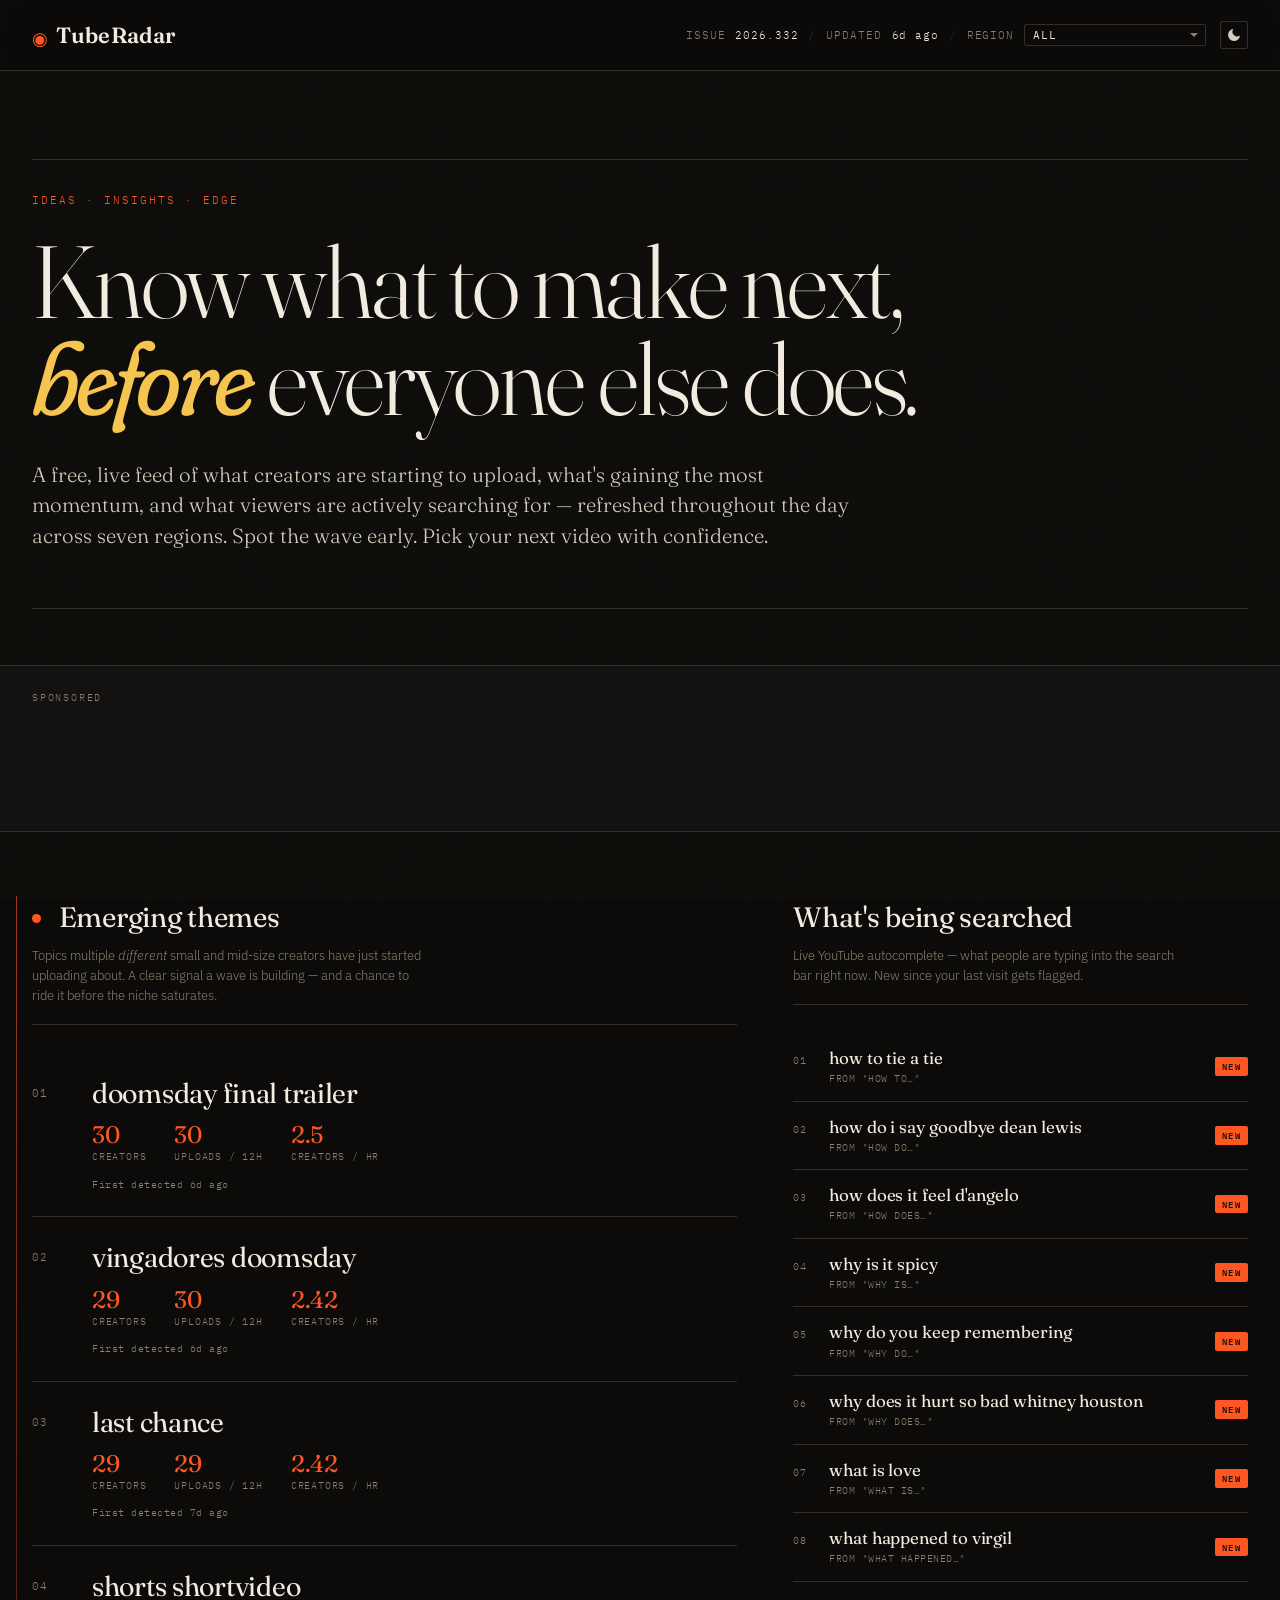
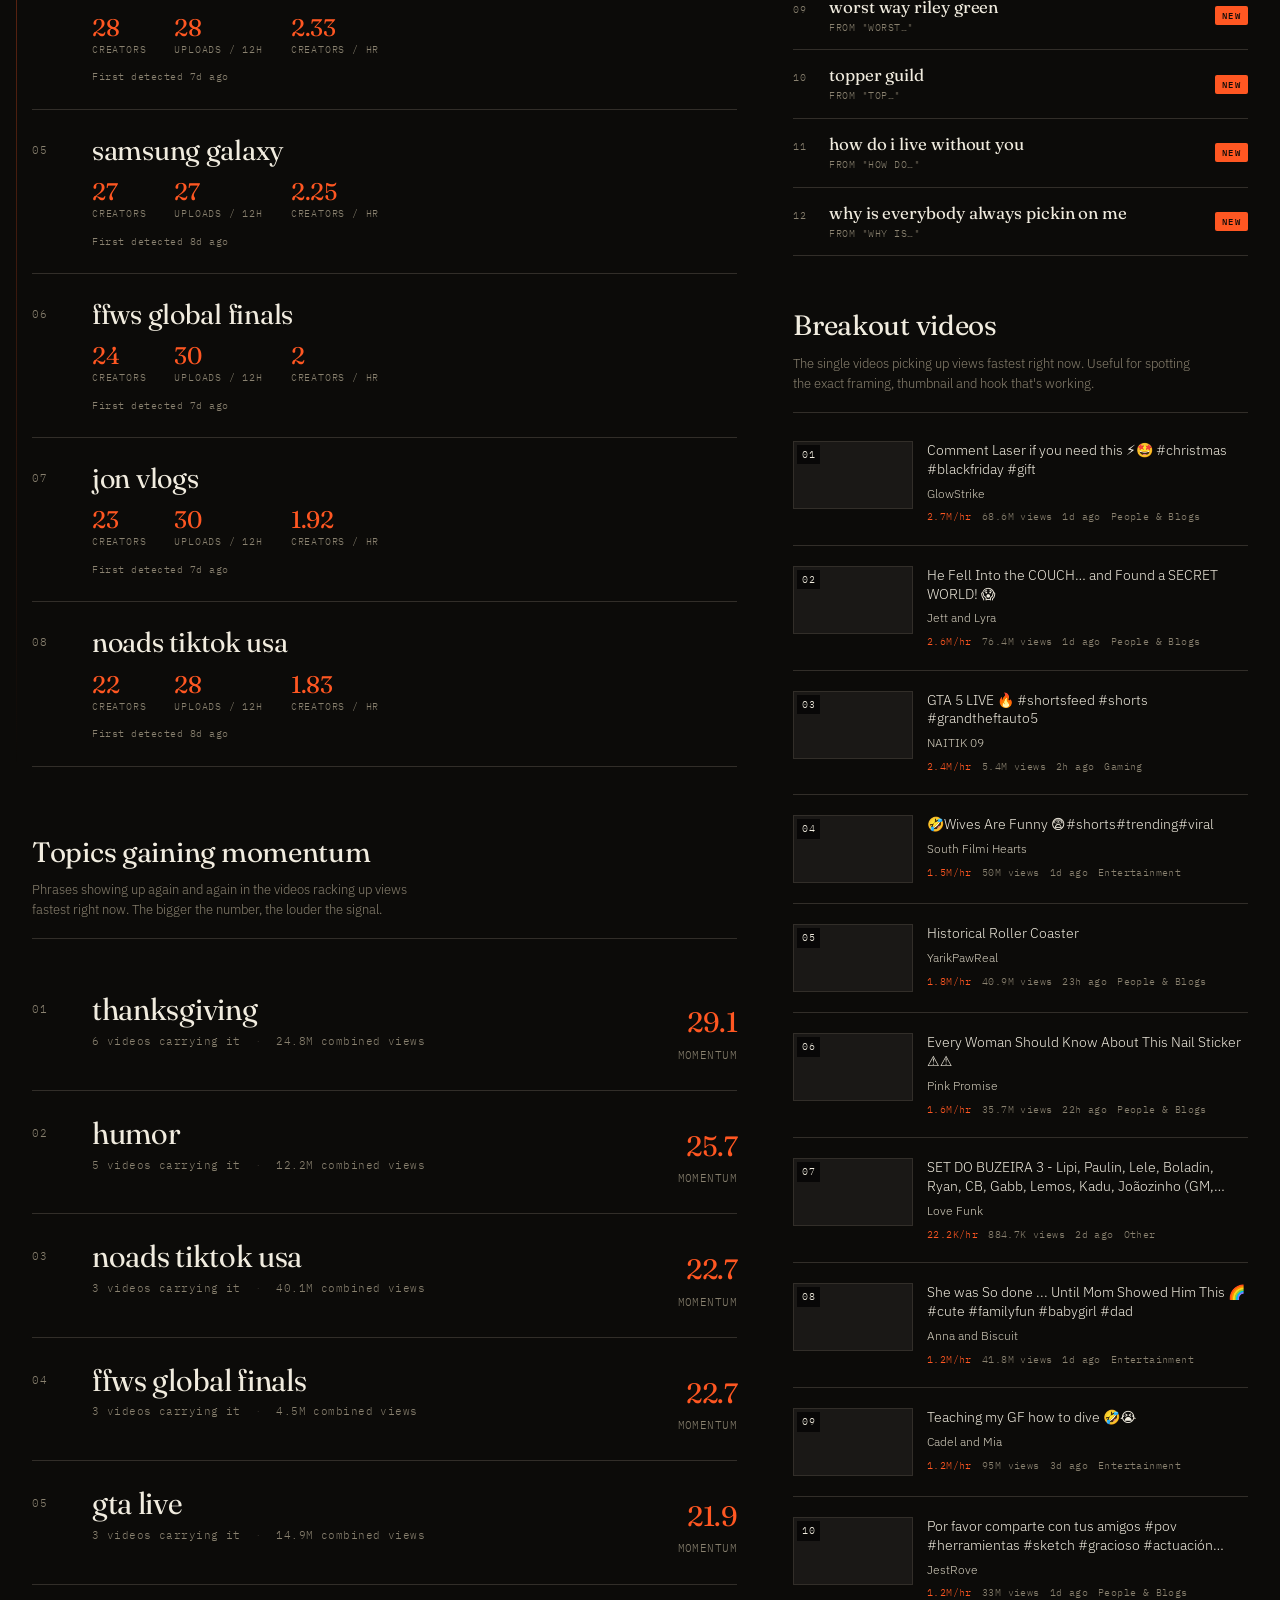
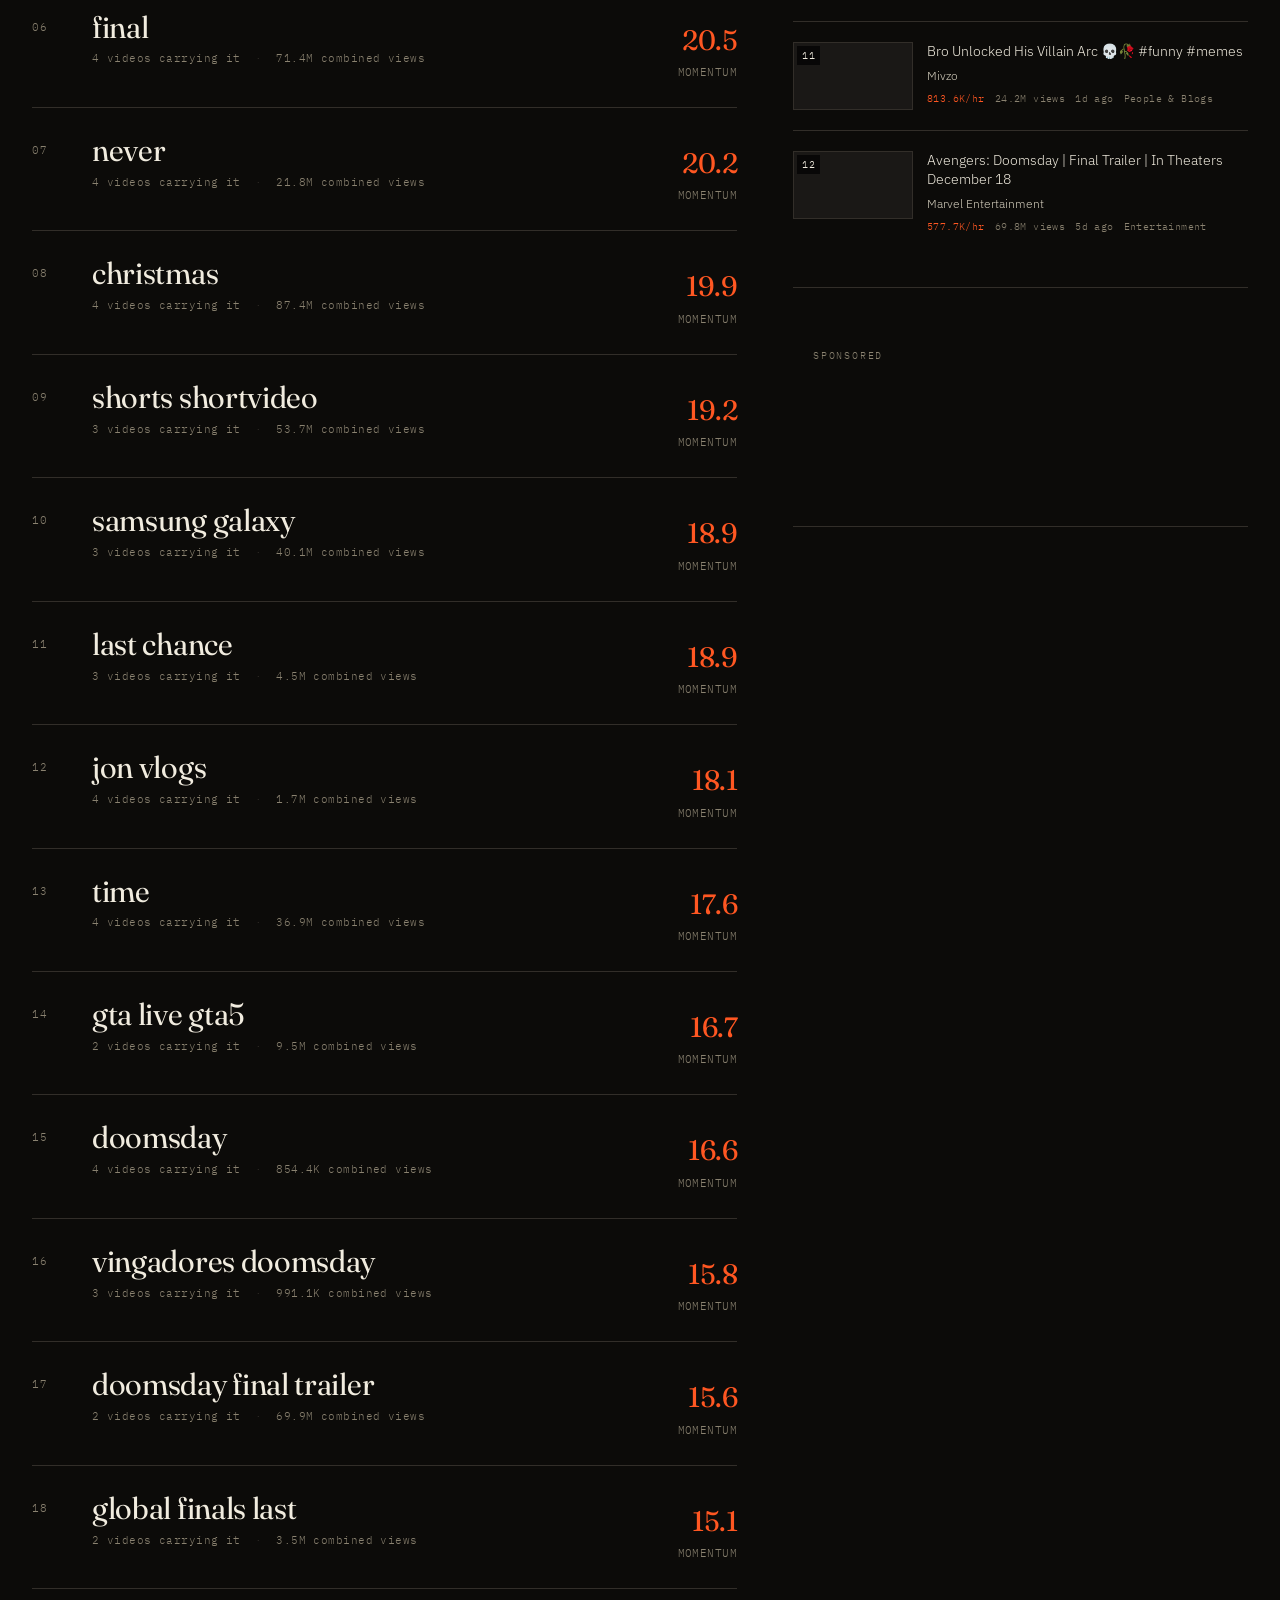
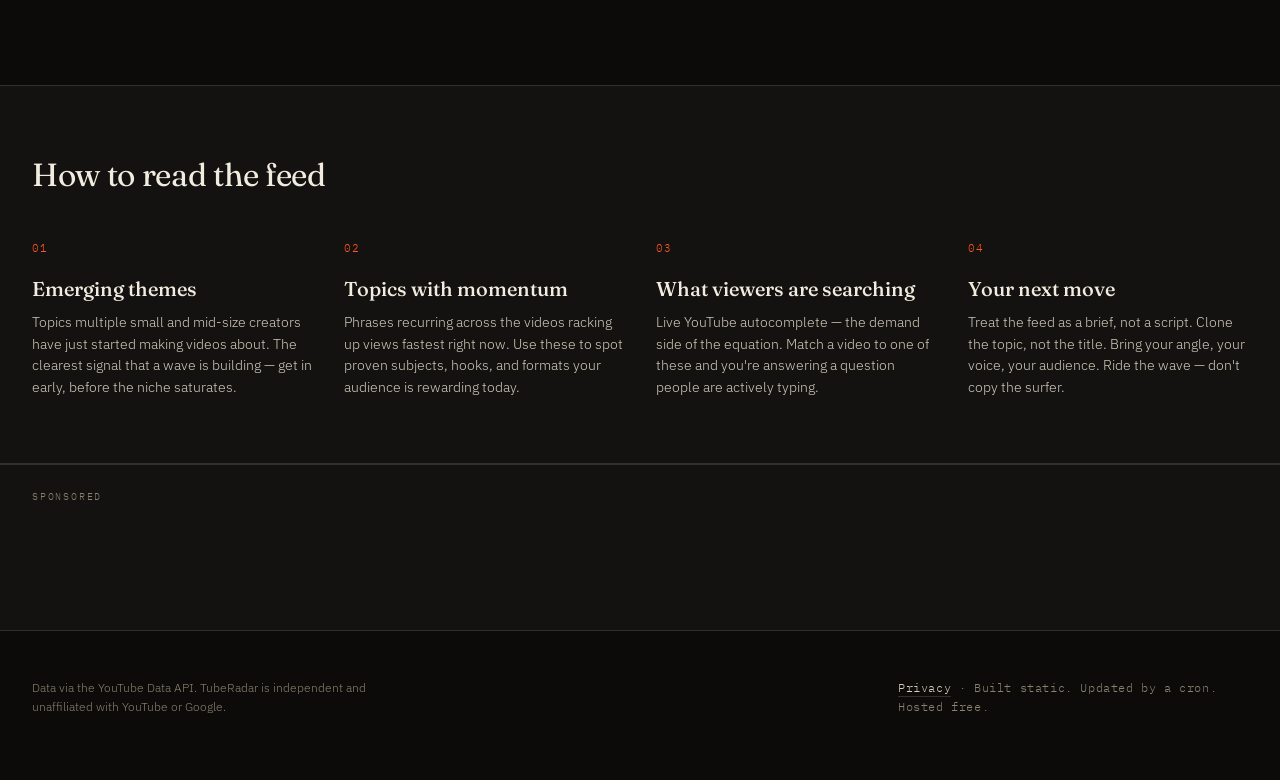
<file: index.html>
<!DOCTYPE html>
<html lang="en">
<head>
  <meta charset="UTF-8" />
  <meta name="viewport" content="width=device-width, initial-scale=1.0" />
  <title>TubeRadar — Free YouTube trend tracker for content creators</title>
  <meta name="description" content="A free, live feed showing what creators are starting to upload, what's gaining momentum, and what viewers are searching for — across seven regions. Spot the wave before it breaks. No signup." />
  <meta name="keywords" content="youtube trends, youtube trend tracker, emerging youtube topics, youtube content ideas, free youtube tools, content creator trends, youtube search trends, video ideas" />
  <meta name="author" content="TubeRadar" />

  <!-- Canonical URL -->
  <link rel="canonical" href="https://tuberadar.info/" />

  <!-- Open Graph (for sharing on Facebook, LinkedIn, etc.) -->
  <meta property="og:type" content="website" />
  <meta property="og:title" content="TubeRadar — Know what to make next, before everyone else does" />
  <meta property="og:description" content="A free, live feed of YouTube ideas, momentum, and search demand — refreshed throughout the day. No signup, no upsell." />
  <meta property="og:url" content="https://tuberadar.info/" />
  <meta property="og:site_name" content="TubeRadar" />

  <!-- Twitter card -->
  <meta name="twitter:card" content="summary_large_image" />
  <meta name="twitter:title" content="TubeRadar — Know what to make next, before everyone else does" />
  <meta name="twitter:description" content="Free, live YouTube trend feed. Ideas, insights, edge — refreshed throughout the day." />

  <link rel="preconnect" href="https://fonts.googleapis.com" />
  <link rel="preconnect" href="https://fonts.gstatic.com" crossorigin />
  <link href="https://fonts.googleapis.com/css2?family=Fraunces:ital,opsz,wght@0,9..144,300..900;1,9..144,300..900&family=IBM+Plex+Mono:wght@300;400;500&family=IBM+Plex+Sans:wght@300;400;500;600&display=swap" rel="stylesheet" />

  <link rel="stylesheet" href="styles.css" />
  <link rel="icon" href="data:image/svg+xml,%3Csvg xmlns='http://www.w3.org/2000/svg' viewBox='0 0 100 100'%3E%3Ctext y='.9em' font-size='90'%3E◉%3C/text%3E%3C/svg%3E" />

  <!-- Apply theme before paint to avoid a flash of the wrong colors. -->
  <script>
    (function () {
      try {
        var saved = localStorage.getItem('tuberadar:theme');
        var prefersDark = window.matchMedia && window.matchMedia('(prefers-color-scheme: dark)').matches;
        var theme = saved || (prefersDark ? 'dark' : 'dark'); // dark default for both
        document.documentElement.setAttribute('data-theme', theme);
      } catch (_) {
        document.documentElement.setAttribute('data-theme', 'dark');
      }
    })();
  </script>

  <!-- Google AdSense
       1. Replace ca-pub-XXXXXXXXXXXXXXXX below with your AdSense Publisher ID once approved.
       2. The <ins> tags further down are individual ad slots – each needs its own slot ID.
       Until you do this, the script does nothing visible. -->
  <script async src="https://pagead2.googlesyndication.com/pagead/js/adsbygoogle.js?client=ca-pub-XXXXXXXXXXXXXXXX"
          crossorigin="anonymous"></script>

  <!-- Structured data: tells Google this is a free web app -->
  <script type="application/ld+json">
  {
    "@context": "https://schema.org",
    "@type": "WebApplication",
    "name": "TubeRadar",
    "url": "https://tuberadar.info/",
    "description": "Free YouTube trend tracker for content creators. Surfaces what creators are starting to make, what's gaining momentum, and what viewers are searching for — refreshed throughout the day, across seven regions.",
    "applicationCategory": "BusinessApplication",
    "operatingSystem": "Any",
    "offers": {
      "@type": "Offer",
      "price": "0",
      "priceCurrency": "USD"
    },
    "audience": {
      "@type": "Audience",
      "audienceType": "Content creators, YouTubers, small creators"
    }
  }
  </script>

</head>
<body>

  <div class="grain" aria-hidden="true"></div>

  <header class="masthead">
    <div class="masthead__inner">
      <a href="/" class="logo">
        <span class="logo__mark">◉</span>
        <span class="logo__word">TubeRadar</span>
      </a>
      <nav class="masthead__nav">
        <span class="meta-label">ISSUE</span>
        <span class="meta-value" id="issue-number">—</span>
        <span class="meta-divider">/</span>
        <span class="meta-label">UPDATED</span>
        <span class="meta-value" id="updated-at">—</span>
        <span class="meta-divider">/</span>
        <label class="meta-label" for="region-select">REGION</label>
        <select id="region-select" class="region-select" aria-label="Select region">
          <option value="all">ALL</option>
        </select>
        <button id="theme-toggle" class="theme-toggle" type="button" aria-label="Toggle light/dark theme">
          <svg class="theme-toggle__icon theme-toggle__icon--moon" viewBox="0 0 24 24" width="16" height="16" aria-hidden="true">
            <path fill="currentColor" d="M21 12.79A9 9 0 1 1 11.21 3 7 7 0 0 0 21 12.79Z"/>
          </svg>
          <svg class="theme-toggle__icon theme-toggle__icon--sun" viewBox="0 0 24 24" width="16" height="16" aria-hidden="true">
            <circle cx="12" cy="12" r="4" fill="currentColor"/>
            <path stroke="currentColor" stroke-width="2" stroke-linecap="round" d="M12 3v2M12 19v2M3 12h2M19 12h2M5.6 5.6l1.4 1.4M17 17l1.4 1.4M5.6 18.4l1.4-1.4M17 7l1.4-1.4"/>
          </svg>
        </button>
      </nav>
    </div>
  </header>

  <section class="hero">
    <div class="hero__rule"></div>
    <p class="hero__eyebrow">Ideas · Insights · Edge</p>
    <h1 class="hero__title">
      Know what to make next,<br />
      <em>before</em> everyone else does.
    </h1>
    <p class="hero__lede">
      A free, live feed of what creators are starting to upload, what's gaining the most momentum, and what viewers are actively searching for — refreshed throughout the day across seven regions. Spot the wave early. Pick your next video with confidence.
    </p>
    <div class="hero__rule"></div>
  </section>

  <!-- AdSense slot #1 – horizontal banner below the hero.
       Replace data-ad-client and data-ad-slot with your real values. -->
  <aside class="ad-slot ad-slot--banner" aria-label="Advertisement">
    <span class="ad-slot__label">Sponsored</span>
    <ins class="adsbygoogle"
         style="display:block"
         data-ad-client="ca-pub-XXXXXXXXXXXXXXXX"
         data-ad-slot="0000000001"
         data-ad-format="auto"
         data-full-width-responsive="true"></ins>
    <script>(adsbygoogle = window.adsbygoogle || []).push({});</script>
  </aside>

  <main class="layout">

    <section class="column column--topics">

      <section class="themes-section" aria-labelledby="themes-title">
        <header class="column__head">
          <h2 class="column__title" id="themes-title">
            <span class="themes-pulse" aria-hidden="true"></span>
            Emerging themes
          </h2>
          <p class="column__sub">Topics multiple <em>different</em> small and mid-size creators have just started uploading about. A clear signal a wave is building — and a chance to ride it before the niche saturates.</p>
        </header>
        <ol class="themes" id="themes-list" aria-busy="true">
          <li class="placeholder">Loading…</li>
        </ol>
      </section>

      <section class="topics-section" aria-labelledby="topics-title">
        <header class="column__head">
          <h2 class="column__title" id="topics-title">Topics gaining momentum</h2>
          <p class="column__sub">Phrases showing up again and again in the videos racking up views fastest right now. The bigger the number, the louder the signal.</p>
        </header>
        <ol class="topics" id="topics-list" aria-busy="true">
          <li class="placeholder">Loading…</li>
        </ol>
      </section>

    </section>

    <aside class="column column--videos">

      <section class="searches-section" aria-labelledby="searches-title">
        <header class="column__head">
          <h2 class="column__title" id="searches-title">What's being searched</h2>
          <p class="column__sub">Live YouTube autocomplete — what people are typing into the search bar right now. New since your last visit gets flagged.</p>
        </header>
        <ol class="searches" id="searches-list" aria-busy="true">
          <li class="placeholder">Loading…</li>
        </ol>
      </section>

      <section class="videos-section" aria-labelledby="videos-title">
        <header class="column__head">
          <h2 class="column__title" id="videos-title">Breakout videos</h2>
          <p class="column__sub">The single videos picking up views fastest right now. Useful for spotting the exact framing, thumbnail and hook that's working.</p>
        </header>
        <ul class="videos" id="videos-list" aria-busy="true">
          <li class="placeholder">Loading…</li>
        </ul>

        <!-- AdSense slot #2 – inside the sidebar after the videos list. -->
        <div class="ad-slot ad-slot--inline" aria-label="Advertisement">
          <span class="ad-slot__label">Sponsored</span>
          <ins class="adsbygoogle"
               style="display:block"
               data-ad-client="ca-pub-XXXXXXXXXXXXXXXX"
               data-ad-slot="0000000002"
               data-ad-format="auto"
               data-full-width-responsive="true"></ins>
          <script>(adsbygoogle = window.adsbygoogle || []).push({});</script>
        </div>
      </section>

    </aside>

  </main>

  <section class="how">
    <div class="how__inner">
      <h3 class="how__title">How to read the feed</h3>
      <div class="how__grid how__grid--four">
        <div class="how__item">
          <span class="how__num">01</span>
          <h4>Emerging themes</h4>
          <p>Topics multiple small and mid-size creators have just started making videos about. The clearest signal that a wave is building — get in early, before the niche saturates.</p>
        </div>
        <div class="how__item">
          <span class="how__num">02</span>
          <h4>Topics with momentum</h4>
          <p>Phrases recurring across the videos racking up views fastest right now. Use these to spot proven subjects, hooks, and formats your audience is rewarding today.</p>
        </div>
        <div class="how__item">
          <span class="how__num">03</span>
          <h4>What viewers are searching</h4>
          <p>Live YouTube autocomplete — the demand side of the equation. Match a video to one of these and you're answering a question people are actively typing.</p>
        </div>
        <div class="how__item">
          <span class="how__num">04</span>
          <h4>Your next move</h4>
          <p>Treat the feed as a brief, not a script. Clone the topic, not the title. Bring your angle, your voice, your audience. Ride the wave — don't copy the surfer.</p>
        </div>
      </div>
    </div>
  </section>

  <!-- AdSense slot #3 – before the footer. -->
  <aside class="ad-slot ad-slot--banner" aria-label="Advertisement">
    <span class="ad-slot__label">Sponsored</span>
    <ins class="adsbygoogle"
         style="display:block"
         data-ad-client="ca-pub-XXXXXXXXXXXXXXXX"
         data-ad-slot="0000000003"
         data-ad-format="auto"
         data-full-width-responsive="true"></ins>
    <script>(adsbygoogle = window.adsbygoogle || []).push({});</script>
  </aside>

  <footer class="footer">
    <div class="footer__inner">
      <p class="footer__line">
        Data via the YouTube Data API. TubeRadar is independent and unaffiliated with YouTube or Google.
      </p>
      <p class="footer__line footer__line--mono">
        <a href="privacy.html">Privacy</a> · Built static. Updated by a cron. Hosted free.
      </p>
    </div>
  </footer>

  <script src="app.js"></script>

  <!-- Cloudflare Web Analytics -->
  <script defer src='https://static.cloudflareinsights.com/beacon.min.js'
    data-cf-beacon='{"token": "61b4fcbe970748e29bf5ce6c901036d2"}'></script>
  <!-- End Cloudflare Web Analytics -->
</body>
</html>
</file>
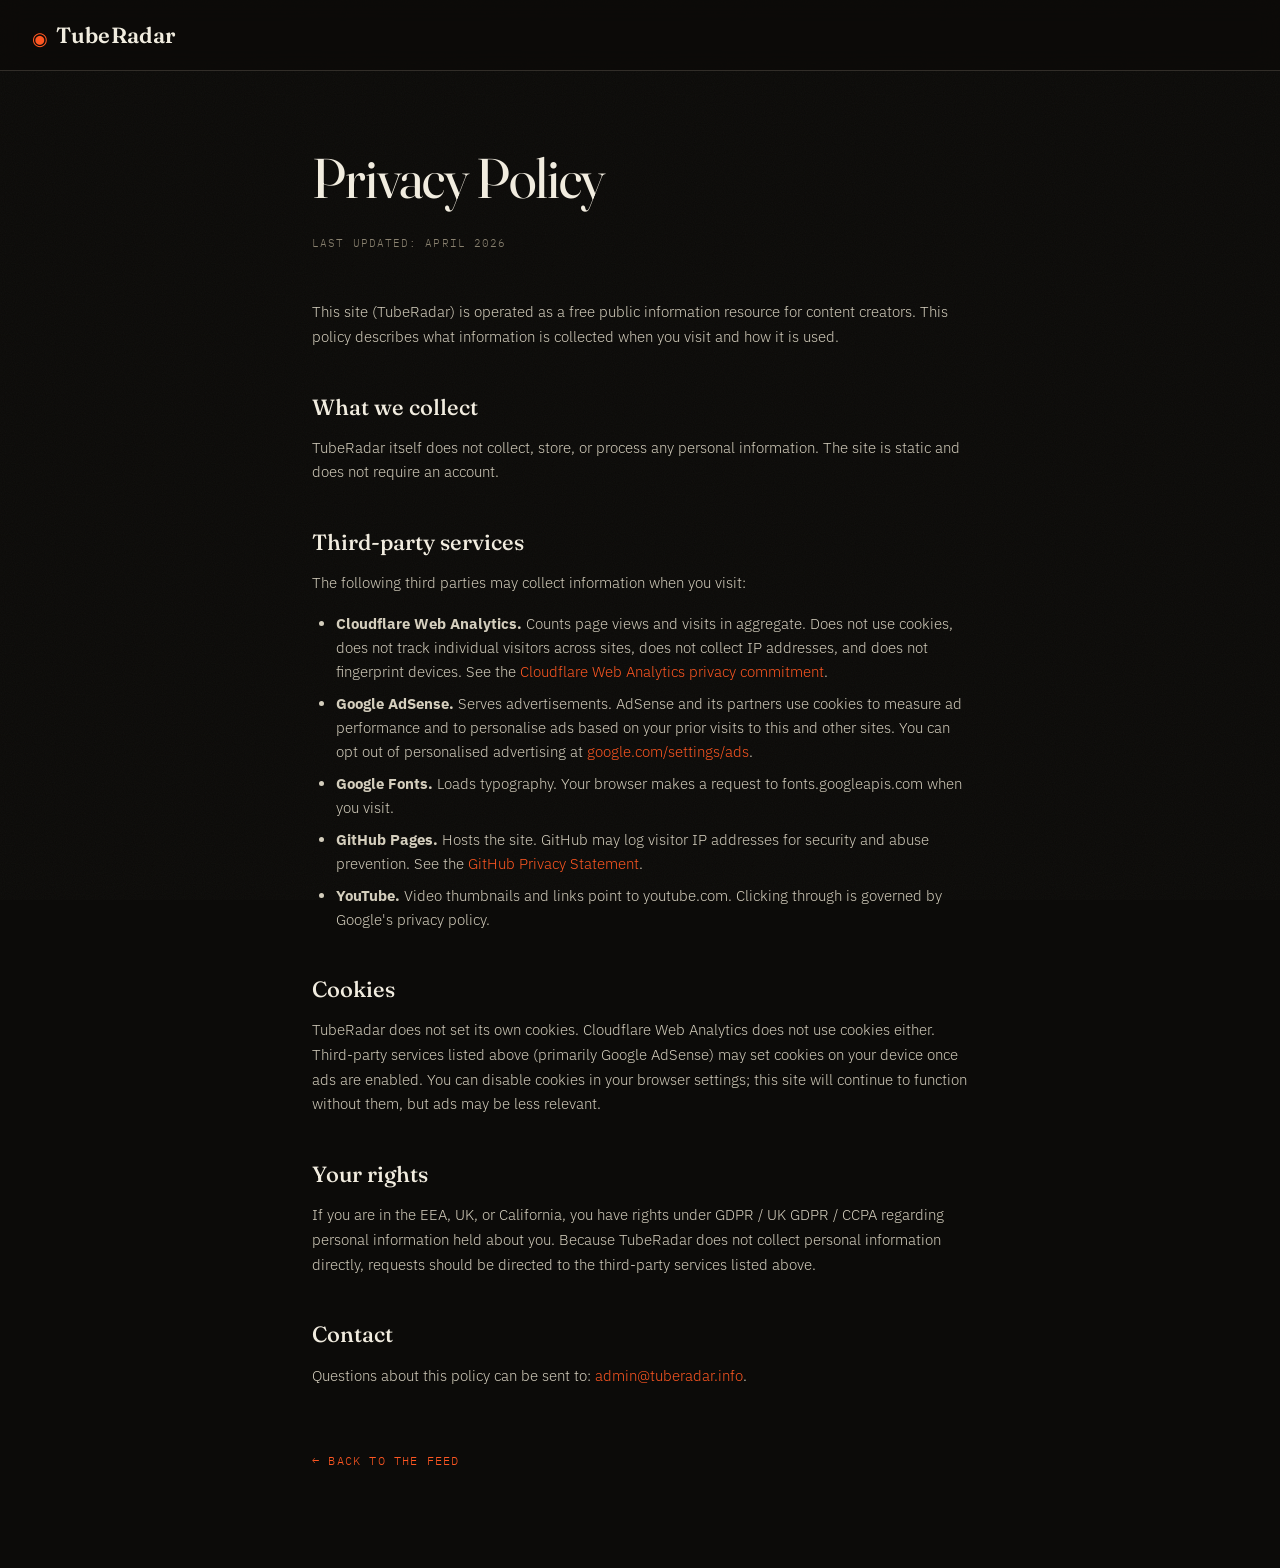
<file: privacy.html>
<!DOCTYPE html>
<html lang="en">
<head>
  <meta charset="UTF-8" />
  <meta name="viewport" content="width=device-width, initial-scale=1.0" />
  <title>Privacy Policy — TubeRadar</title>
  <meta name="description" content="Privacy policy for TubeRadar." />

  <link rel="preconnect" href="https://fonts.googleapis.com" />
  <link rel="preconnect" href="https://fonts.gstatic.com" crossorigin />
  <link href="https://fonts.googleapis.com/css2?family=Fraunces:ital,opsz,wght@0,9..144,300..900;1,9..144,300..900&family=IBM+Plex+Mono:wght@300;400;500&family=IBM+Plex+Sans:wght@300;400;500;600&display=swap" rel="stylesheet" />
  <link rel="stylesheet" href="styles.css" />
  <link rel="icon" href="data:image/svg+xml,%3Csvg xmlns='http://www.w3.org/2000/svg' viewBox='0 0 100 100'%3E%3Ctext y='.9em' font-size='90'%3E◉%3C/text%3E%3C/svg%3E" />

  <script>
    (function () {
      try {
        var saved = localStorage.getItem('tuberadar:theme');
        document.documentElement.setAttribute('data-theme', saved || 'dark');
      } catch (_) {
        document.documentElement.setAttribute('data-theme', 'dark');
      }
    })();
  </script>

  <style>
    .legal {
      max-width: 720px;
      margin: 0 auto;
      padding: 64px 32px 96px;
      position: relative; z-index: 2;
    }
    .legal h1 {
      font-family: var(--f-display);
      font-weight: 400;
      font-size: clamp(36px, 5vw, 56px);
      letter-spacing: -0.02em;
      margin-bottom: 12px;
      font-variation-settings: "opsz" 96;
    }
    .legal .updated {
      font-family: var(--f-mono);
      font-size: 11px;
      letter-spacing: 0.1em;
      color: var(--fg-mute);
      text-transform: uppercase;
      margin-bottom: 48px;
    }
    .legal h2 {
      font-family: var(--f-display);
      font-weight: 500;
      font-size: 22px;
      margin: 40px 0 12px;
    }
    .legal p {
      color: var(--fg-soft);
      margin-bottom: 16px;
      font-size: 15px;
      line-height: 1.65;
    }
    .legal a { color: var(--accent); }
    .legal ul { color: var(--fg-soft); margin: 0 0 16px 24px; }
    .legal li { margin-bottom: 8px; font-size: 15px; line-height: 1.6; }
    .back {
      display: inline-block;
      margin-top: 48px;
      font-family: var(--f-mono);
      font-size: 12px;
      letter-spacing: 0.1em;
      text-transform: uppercase;
      color: var(--accent);
    }
  </style>
</head>
<body>

  <div class="grain" aria-hidden="true"></div>

  <header class="masthead">
    <div class="masthead__inner">
      <a href="/" class="logo">
        <span class="logo__mark">◉</span>
        <span class="logo__word">TubeRadar</span>
      </a>
    </div>
  </header>

  <main class="legal">
    <h1>Privacy Policy</h1>
    <p class="updated">Last updated: April 2026</p>

    <p>This site (TubeRadar) is operated as a free public information resource for content creators. This policy describes what information is collected when you visit and how it is used.</p>

    <h2>What we collect</h2>
    <p>TubeRadar itself does not collect, store, or process any personal information. The site is static and does not require an account.</p>

    <h2>Third-party services</h2>
    <p>The following third parties may collect information when you visit:</p>
    <ul>
      <li><strong>Cloudflare Web Analytics.</strong> Counts page views and visits in aggregate. Does not use cookies, does not track individual visitors across sites, does not collect IP addresses, and does not fingerprint devices. See the <a href="https://www.cloudflare.com/web-analytics-privacy/" target="_blank" rel="noopener">Cloudflare Web Analytics privacy commitment</a>.</li>
      <li><strong>Google AdSense.</strong> Serves advertisements. AdSense and its partners use cookies to measure ad performance and to personalise ads based on your prior visits to this and other sites. You can opt out of personalised advertising at <a href="https://www.google.com/settings/ads" target="_blank" rel="noopener">google.com/settings/ads</a>.</li>
      <li><strong>Google Fonts.</strong> Loads typography. Your browser makes a request to fonts.googleapis.com when you visit.</li>
      <li><strong>GitHub Pages.</strong> Hosts the site. GitHub may log visitor IP addresses for security and abuse prevention. See the <a href="https://docs.github.com/en/site-policy/privacy-policies/github-general-privacy-statement" target="_blank" rel="noopener">GitHub Privacy Statement</a>.</li>
      <li><strong>YouTube.</strong> Video thumbnails and links point to youtube.com. Clicking through is governed by Google's privacy policy.</li>
    </ul>

    <h2>Cookies</h2>
    <p>TubeRadar does not set its own cookies. Cloudflare Web Analytics does not use cookies either. Third-party services listed above (primarily Google AdSense) may set cookies on your device once ads are enabled. You can disable cookies in your browser settings; this site will continue to function without them, but ads may be less relevant.</p>

    <h2>Your rights</h2>
    <p>If you are in the EEA, UK, or California, you have rights under GDPR / UK GDPR / CCPA regarding personal information held about you. Because TubeRadar does not collect personal information directly, requests should be directed to the third-party services listed above.</p>

    <h2>Contact</h2>
    <p>Questions about this policy can be sent to: <a href="mailto:admin@tuberadar.info">admin@tuberadar.info</a>.</p>

    <a href="/" class="back">← Back to the feed</a>
  </main>

  <!-- Cloudflare Web Analytics -->
  <script defer src='https://static.cloudflareinsights.com/beacon.min.js'
    data-cf-beacon='{"token": "61b4fcbe970748e29bf5ce6c901036d2"}'></script>
  <!-- End Cloudflare Web Analytics -->

</body>
</html>
</file>
<file: styles.css>
/* ---------------------------------------------------------------
   TubeRadar — editorial theme system (dark + light)
   --------------------------------------------------------------- */

:root,
[data-theme="dark"] {
  --bg:        #0c0b09;
  --bg-raised: #131210;
  --bg-inset:  #1a1816;
  --fg:        #f1ecdf;
  --fg-soft:   #d4cebd;
  --fg-mute:   #8a8270;
  --rule:      #322e29;
  --accent:    #ff5722;
  --accent-2:  #f5c451;
  --grain-opacity: 0.035;
  --banner-bg: rgba(255, 87, 34, 0.08);
  --banner-border: rgba(255, 87, 34, 0.25);
  --pulse-color: rgba(255, 87, 34, 0.6);
  --masthead-bg: rgba(12, 11, 9, 0.85);
  --thumb-overlay: rgba(0, 0, 0, 0.7);
}

[data-theme="light"] {
  --bg:        #f7f3ea;
  --bg-raised: #efe9dc;
  --bg-inset:  #e6dfce;
  --fg:        #1a1814;
  --fg-soft:   #4a4538;
  --fg-mute:   #7a7363;
  --rule:      #d4ccb8;
  --accent:    #c43e10;     /* deeper ember for contrast on cream */
  --accent-2:  #a8771a;     /* deeper amber */
  --grain-opacity: 0.04;
  --banner-bg: rgba(196, 62, 16, 0.08);
  --banner-border: rgba(196, 62, 16, 0.3);
  --pulse-color: rgba(196, 62, 16, 0.5);
  --masthead-bg: rgba(247, 243, 234, 0.85);
  --thumb-overlay: rgba(40, 35, 25, 0.6);
}

:root {
  --max: 1280px;
  --f-display: "Fraunces", "Times New Roman", serif;
  --f-body:    "IBM Plex Sans", system-ui, sans-serif;
  --f-mono:    "IBM Plex Mono", ui-monospace, monospace;
}

* { box-sizing: border-box; margin: 0; padding: 0; }

html { scroll-behavior: smooth; }

body {
  background: var(--bg);
  color: var(--fg);
  font-family: var(--f-body);
  font-weight: 300;
  line-height: 1.55;
  -webkit-font-smoothing: antialiased;
  -moz-osx-font-smoothing: grayscale;
  min-height: 100vh;
  overflow-x: hidden;
}

a { color: inherit; text-decoration: none; }
button { font: inherit; color: inherit; background: none; border: 0; cursor: pointer; }

/* Subtle grain — gives the page a printed-paper feel */
.grain {
  position: fixed; inset: 0;
  pointer-events: none; z-index: 1;
  opacity: var(--grain-opacity);
  background-image:
    url("data:image/svg+xml;utf8,<svg xmlns='http://www.w3.org/2000/svg' width='200' height='200'><filter id='n'><feTurbulence type='fractalNoise' baseFrequency='0.9' numOctaves='2' stitchTiles='stitch'/></filter><rect width='100%25' height='100%25' filter='url(%23n)'/></svg>");
}

/* ---------------------------------------------------------------
   Masthead
   --------------------------------------------------------------- */

.masthead {
  position: sticky; top: 0; z-index: 10;
  background: var(--masthead-bg);
  backdrop-filter: blur(12px);
  border-bottom: 1px solid var(--rule);
}

.masthead__inner {
  max-width: var(--max);
  margin: 0 auto;
  padding: 18px 32px;
  display: flex;
  align-items: center;
  justify-content: space-between;
  gap: 32px;
}

.logo {
  display: inline-flex; align-items: baseline; gap: 8px;
}
.logo__mark {
  color: var(--accent);
  font-size: 18px;
  transform: translateY(2px);
}
.logo__word {
  font-family: var(--f-display);
  font-weight: 600;
  font-size: 22px;
  letter-spacing: 0.01em;
}

.masthead__nav {
  font-family: var(--f-mono);
  font-size: 11px;
  letter-spacing: 0.08em;
  color: var(--fg-mute);
  display: flex; align-items: center; gap: 10px;
  flex-wrap: wrap;
  justify-content: flex-end;
}
.meta-label { color: var(--fg-mute); }
.meta-value { color: var(--fg); }
.meta-divider { color: var(--rule); }

/* Region selector — styled to match the mono meta-values */
.region-select {
  font-family: var(--f-mono);
  font-size: 11px;
  letter-spacing: 0.08em;
  text-transform: uppercase;
  color: var(--fg);
  background: transparent;
  border: 1px solid var(--rule);
  border-radius: 2px;
  padding: 3px 22px 3px 8px;
  cursor: pointer;
  appearance: none;
  -webkit-appearance: none;
  background-image: url("data:image/svg+xml;utf8,<svg xmlns='http://www.w3.org/2000/svg' width='10' height='10' viewBox='0 0 10 10'><path fill='%238a8270' d='M5 7L1 3h8z'/></svg>");
  background-repeat: no-repeat;
  background-position: right 6px center;
  transition: border-color 0.2s ease, color 0.2s ease;
}
.region-select:hover,
.region-select:focus {
  border-color: var(--accent);
  color: var(--accent);
  outline: none;
}
.region-select option {
  background: var(--bg);
  color: var(--fg);
}

/* Theme toggle button */
.theme-toggle {
  display: inline-flex;
  align-items: center;
  justify-content: center;
  width: 28px;
  height: 28px;
  border: 1px solid var(--rule);
  border-radius: 2px;
  background: transparent;
  color: var(--fg-soft);
  cursor: pointer;
  transition: border-color 0.2s ease, color 0.2s ease;
  margin-left: 4px;
}
.theme-toggle:hover,
.theme-toggle:focus-visible {
  border-color: var(--accent);
  color: var(--accent);
  outline: none;
}
.theme-toggle__icon--moon { display: none; }
.theme-toggle__icon--sun  { display: block; }
[data-theme="dark"] .theme-toggle__icon--moon { display: block; }
[data-theme="dark"] .theme-toggle__icon--sun  { display: none; }

/* ---------------------------------------------------------------
   Hero
   --------------------------------------------------------------- */

.hero {
  max-width: var(--max);
  margin: 0 auto;
  padding: 88px 32px 56px;
  text-align: left;
  position: relative;
  z-index: 2;
}

.hero__rule {
  height: 1px;
  background: var(--rule);
  margin: 0 0 32px 0;
}
.hero__rule + .hero__rule { display: none; }
.hero .hero__rule:last-child {
  display: block;
  margin: 56px 0 0;
}

.hero__eyebrow {
  font-family: var(--f-mono);
  font-size: 11px;
  letter-spacing: 0.18em;
  text-transform: uppercase;
  color: var(--accent);
  margin-bottom: 24px;
}

.hero__title {
  font-family: var(--f-display);
  font-weight: 300;
  font-size: clamp(44px, 8vw, 112px);
  line-height: 0.95;
  letter-spacing: -0.025em;
  font-variation-settings: "opsz" 144;
  margin-bottom: 32px;
}
.hero__title em {
  font-style: italic;
  font-weight: 400;
  color: var(--accent-2);
  font-variation-settings: "opsz" 144, "SOFT" 100;
}

.hero__lede {
  font-family: var(--f-display);
  font-weight: 300;
  font-size: clamp(18px, 1.6vw, 22px);
  line-height: 1.5;
  color: var(--fg-soft);
  max-width: 64ch;
  font-variation-settings: "opsz" 24;
}

/* ---------------------------------------------------------------
   Two-column layout
   --------------------------------------------------------------- */

.layout {
  max-width: var(--max);
  margin: 0 auto;
  padding: 64px 32px;
  display: grid;
  grid-template-columns: 1.55fr 1fr;
  gap: 56px;
  position: relative;
  z-index: 2;
}

@media (max-width: 900px) {
  .layout { grid-template-columns: 1fr; gap: 64px; }
}

.column__head {
  margin-bottom: 28px;
  padding-bottom: 18px;
  border-bottom: 1px solid var(--rule);
}
.column__title {
  font-family: var(--f-display);
  font-weight: 400;
  font-size: 28px;
  letter-spacing: -0.01em;
  margin-bottom: 6px;
}
.column__sub {
  font-size: 13px;
  color: var(--fg-mute);
  max-width: 50ch;
}

/* ---------------------------------------------------------------
   Emerging themes
   --------------------------------------------------------------- */

.themes-section {
  margin-bottom: 64px;
  position: relative;
}
.themes-section::before {
  content: "";
  position: absolute;
  left: -16px;
  top: 0;
  bottom: 0;
  width: 1px;
  background: linear-gradient(180deg, var(--accent) 0%, transparent 100%);
  opacity: 0.6;
}

.themes-pulse {
  display: inline-block;
  width: 9px;
  height: 9px;
  border-radius: 50%;
  background: var(--accent);
  margin-right: 12px;
  vertical-align: middle;
  position: relative;
  top: -2px;
  animation: pulse 2s ease-in-out infinite;
}
@keyframes pulse {
  0%, 100% {
    box-shadow: 0 0 0 0 var(--pulse-color);
    transform: scale(1);
  }
  50% {
    box-shadow: 0 0 0 8px rgba(0,0,0,0);
    transform: scale(1.1);
  }
}

.themes {
  list-style: none;
  display: flex;
  flex-direction: column;
}

/* "X new themes since your last visit" banner */
.themes-banner {
  display: flex;
  align-items: center;
  gap: 12px;
  padding: 14px 18px;
  background: var(--banner-bg);
  border: 1px solid var(--banner-border);
  border-radius: 4px;
  margin-bottom: 24px;
  font-size: 13px;
  color: var(--fg);
  animation: bannerIn 0.5s ease-out;
}
.themes-banner strong {
  color: var(--accent);
  font-weight: 500;
}
.themes-banner__dot {
  display: inline-block;
  width: 7px;
  height: 7px;
  border-radius: 50%;
  background: var(--accent);
  flex-shrink: 0;
  animation: pulse 2s ease-in-out infinite;
}
@keyframes bannerIn {
  from { opacity: 0; transform: translateY(-4px); }
  to   { opacity: 1; transform: translateY(0); }
}

.theme {
  display: grid;
  grid-template-columns: 36px 1fr;
  gap: 24px;
  padding: 24px 0;
  border-bottom: 1px solid var(--rule);
  cursor: pointer;
  transition: padding 0.2s ease;
}
.theme:hover {
  padding-left: 8px;
}
.theme:hover .theme__phrase {
  color: var(--accent);
}

.theme__rank {
  font-family: var(--f-mono);
  font-size: 11px;
  color: var(--fg-mute);
  letter-spacing: 0.05em;
  padding-top: 8px;
}

.theme__main { min-width: 0; }

.theme__phrase {
  font-family: var(--f-display);
  font-weight: 400;
  font-size: clamp(20px, 2.2vw, 28px);
  letter-spacing: -0.01em;
  line-height: 1.15;
  margin-bottom: 14px;
  font-variation-settings: "opsz" 60;
  transition: color 0.2s ease;
  word-break: break-word;
}
.theme__new-badge {
  display: inline-block;
  font-family: var(--f-mono);
  font-size: 9px;
  font-weight: 500;
  letter-spacing: 0.15em;
  color: var(--bg);
  background: var(--accent);
  padding: 3px 7px 2px;
  border-radius: 2px;
  vertical-align: middle;
  margin-left: 12px;
  transform: translateY(-2px);
}
.theme--new {
  position: relative;
}
.theme--new::before {
  content: "";
  position: absolute;
  left: -16px;
  top: 24px;
  bottom: 24px;
  width: 2px;
  background: var(--accent);
}

.theme__detected {
  display: block;
  margin-top: 12px;
  font-family: var(--f-mono);
  font-size: 10px;
  letter-spacing: 0.05em;
  color: var(--fg-mute);
}

.theme__stats {
  display: flex;
  gap: 28px;
  margin-bottom: 4px;
  flex-wrap: wrap;
}
.theme__stat {
  display: flex;
  flex-direction: column;
  gap: 2px;
}
.theme__stat strong {
  font-family: var(--f-display);
  font-size: 24px;
  font-weight: 400;
  color: var(--accent);
  font-variation-settings: "opsz" 36;
  letter-spacing: -0.01em;
  line-height: 1;
}
.theme__stat-label {
  font-family: var(--f-mono);
  font-size: 10px;
  letter-spacing: 0.08em;
  text-transform: uppercase;
  color: var(--fg-mute);
}

.theme__examples {
  display: none;
  flex-direction: column;
  gap: 10px;
  margin-top: 18px;
}
.theme.is-open .theme__examples { display: flex; }
.theme.is-open { padding-bottom: 28px; }

@media (max-width: 600px) {
  .theme { grid-template-columns: 28px 1fr; gap: 16px; }
  .theme__stats { gap: 20px; }
  .theme__stat strong { font-size: 20px; }
}

/* Section divider between themes and topics */
.topics-section .column__head {
  position: relative;
}

/* ---------------------------------------------------------------
   Trending searches
   --------------------------------------------------------------- */

.searches-section {
  margin-bottom: 48px;
}
.searches {
  list-style: none;
  display: flex;
  flex-direction: column;
}
.search-term {
  display: grid;
  grid-template-columns: 24px 1fr auto;
  gap: 12px;
  align-items: baseline;
  padding: 14px 0;
  border-bottom: 1px solid var(--rule);
  cursor: pointer;
  transition: padding 0.2s ease;
}
.search-term:hover {
  padding-left: 6px;
}
.search-term:hover .search-term__phrase {
  color: var(--accent);
}
.search-term__rank {
  font-family: var(--f-mono);
  font-size: 10px;
  color: var(--fg-mute);
  letter-spacing: 0.05em;
}
.search-term__main {
  min-width: 0;
}
.search-term__phrase {
  font-family: var(--f-display);
  font-weight: 400;
  font-size: 17px;
  letter-spacing: -0.005em;
  line-height: 1.3;
  color: var(--fg);
  word-break: break-word;
  transition: color 0.2s ease;
  font-variation-settings: "opsz" 24;
}
.search-term__prefix {
  display: block;
  font-family: var(--f-mono);
  font-size: 10px;
  letter-spacing: 0.05em;
  color: var(--fg-mute);
  margin-top: 2px;
  text-transform: uppercase;
}
.search-term__badge {
  font-family: var(--f-mono);
  font-size: 9px;
  font-weight: 500;
  letter-spacing: 0.15em;
  color: var(--bg);
  background: var(--accent);
  padding: 3px 7px 2px;
  border-radius: 2px;
  align-self: center;
}

/* ---------------------------------------------------------------
   Topics list
   --------------------------------------------------------------- */

.topics {
  list-style: none;
  display: flex;
  flex-direction: column;
}

.topic {
  display: grid;
  grid-template-columns: 36px 1fr auto;
  align-items: start;
  gap: 24px;
  padding: 26px 0;
  border-bottom: 1px solid var(--rule);
  cursor: pointer;
  transition: padding 0.2s ease;
  position: relative;
}
.topic:hover {
  padding-left: 8px;
}
.topic:hover .topic__phrase { color: var(--accent); }

.topic__rank {
  font-family: var(--f-mono);
  font-size: 11px;
  color: var(--fg-mute);
  letter-spacing: 0.05em;
  padding-top: 8px;
}

.topic__main { min-width: 0; }
.topic__phrase {
  font-family: var(--f-display);
  font-weight: 400;
  font-size: clamp(22px, 2.4vw, 32px);
  letter-spacing: -0.01em;
  line-height: 1.1;
  margin-bottom: 4px;
  font-variation-settings: "opsz" 72;
  transition: color 0.2s ease;
  word-break: break-word;
}
.topic__meta {
  font-family: var(--f-mono);
  font-size: 11px;
  color: var(--fg-mute);
  letter-spacing: 0.04em;
  display: flex;
  flex-wrap: wrap;
  gap: 14px;
  margin-top: 6px;
}
.topic__meta span:not(:last-child)::after {
  content: "·";
  margin-left: 14px;
  color: var(--rule);
}

.topic__examples {
  margin-top: 18px;
  display: none;
  flex-direction: column;
  gap: 10px;
}
.topic.is-open .topic__examples { display: flex; }
.topic.is-open { padding-bottom: 32px; }

.example {
  display: grid;
  grid-template-columns: 96px 1fr;
  gap: 14px;
  padding: 10px;
  background: var(--bg-raised);
  border: 1px solid var(--rule);
  transition: border-color 0.2s ease;
}
.example:hover { border-color: var(--accent); }
.example__thumb {
  width: 96px; height: 54px;
  background: var(--bg-inset);
  background-size: cover;
  background-position: center;
}
.example__body { min-width: 0; }
.example__title {
  font-size: 13px;
  line-height: 1.35;
  color: var(--fg);
  margin-bottom: 4px;
  display: -webkit-box;
  -webkit-line-clamp: 2;
  -webkit-box-orient: vertical;
  overflow: hidden;
}
.example__meta {
  font-family: var(--f-mono);
  font-size: 10px;
  color: var(--fg-mute);
  letter-spacing: 0.04em;
}

.topic__score {
  text-align: right;
  font-family: var(--f-mono);
  font-size: 11px;
  letter-spacing: 0.04em;
  color: var(--fg-mute);
  padding-top: 8px;
  white-space: nowrap;
}
.topic__score strong {
  display: block;
  font-family: var(--f-display);
  font-size: 28px;
  font-weight: 400;
  color: var(--accent);
  font-variation-settings: "opsz" 36;
  letter-spacing: -0.02em;
}
.topic__score-label {
  display: block;
  margin-top: 2px;
  text-transform: uppercase;
}

/* ---------------------------------------------------------------
   Breakout videos
   --------------------------------------------------------------- */

.videos {
  list-style: none;
  display: flex;
  flex-direction: column;
  gap: 20px;
}
.video {
  display: grid;
  grid-template-columns: 120px 1fr;
  gap: 14px;
  border-bottom: 1px solid var(--rule);
  padding-bottom: 20px;
  cursor: pointer;
  transition: opacity 0.2s ease;
}
.video:hover { opacity: 0.75; }
.video:last-child { border-bottom: 0; }

.video__thumb {
  width: 120px; height: 68px;
  background: var(--bg-inset);
  background-size: cover;
  background-position: center;
  flex-shrink: 0;
  position: relative;
  overflow: hidden;
}
.video__thumb::after {
  content: "";
  position: absolute; inset: 0;
  border: 1px solid var(--rule);
  pointer-events: none;
}
.video__rank {
  position: absolute;
  top: 4px; left: 4px;
  font-family: var(--f-mono);
  font-size: 10px;
  color: var(--fg);
  background: var(--thumb-overlay);
  padding: 2px 5px;
  letter-spacing: 0.05em;
  z-index: 1;
}

.video__body { min-width: 0; }
.video__title {
  font-size: 14px;
  line-height: 1.35;
  color: var(--fg);
  margin-bottom: 6px;
  display: -webkit-box;
  -webkit-line-clamp: 2;
  -webkit-box-orient: vertical;
  overflow: hidden;
}
.video__channel {
  font-size: 12px;
  color: var(--fg-soft);
  margin-bottom: 6px;
}
.video__meta {
  font-family: var(--f-mono);
  font-size: 10px;
  color: var(--fg-mute);
  letter-spacing: 0.04em;
  display: flex;
  flex-wrap: wrap;
  gap: 10px;
}
.video__meta .vph {
  color: var(--accent);
}

/* ---------------------------------------------------------------
   How to read
   --------------------------------------------------------------- */

.how {
  border-top: 1px solid var(--rule);
  border-bottom: 1px solid var(--rule);
  background: var(--bg-raised);
  margin-top: 32px;
  position: relative;
  z-index: 2;
}
.how__inner {
  max-width: var(--max);
  margin: 0 auto;
  padding: 64px 32px;
}
.how__title {
  font-family: var(--f-display);
  font-weight: 400;
  font-size: 32px;
  letter-spacing: -0.01em;
  margin-bottom: 40px;
}
.how__grid {
  display: grid;
  grid-template-columns: repeat(3, 1fr);
  gap: 40px;
}
.how__grid--four {
  grid-template-columns: repeat(4, 1fr);
  gap: 32px;
}
@media (max-width: 1000px) {
  .how__grid--four { grid-template-columns: repeat(2, 1fr); }
}
@media (max-width: 800px) { .how__grid { grid-template-columns: 1fr; gap: 32px; } }

.how__item h4 {
  font-family: var(--f-display);
  font-weight: 500;
  font-size: 20px;
  margin-bottom: 8px;
}
.how__item p {
  font-size: 14px;
  color: var(--fg-soft);
  line-height: 1.55;
  max-width: 38ch;
}
.how__num {
  font-family: var(--f-mono);
  font-size: 11px;
  letter-spacing: 0.1em;
  color: var(--accent);
  display: block;
  margin-bottom: 16px;
}

/* ---------------------------------------------------------------
   Footer
   --------------------------------------------------------------- */

.footer {
  position: relative; z-index: 2;
}
.footer__inner {
  max-width: var(--max);
  margin: 0 auto;
  padding: 48px 32px 64px;
  display: flex;
  justify-content: space-between;
  gap: 24px;
  flex-wrap: wrap;
}
.footer__line {
  font-size: 12px;
  color: var(--fg-mute);
  max-width: 50ch;
}
.footer__line--mono {
  font-family: var(--f-mono);
  letter-spacing: 0.05em;
}
.footer__line a {
  color: var(--fg-soft);
  border-bottom: 1px solid var(--rule);
  padding-bottom: 1px;
  transition: color 0.2s ease, border-color 0.2s ease;
}
.footer__line a:hover {
  color: var(--accent);
  border-color: var(--accent);
}

/* ---------------------------------------------------------------
   AdSense slots
   --------------------------------------------------------------- */

.ad-slot {
  position: relative;
  z-index: 2;
  border-top: 1px solid var(--rule);
  border-bottom: 1px solid var(--rule);
  padding: 24px 32px;
  background: var(--bg-raised);
  min-height: 120px;
  display: flex;
  flex-direction: column;
  align-items: center;
  justify-content: center;
}
.ad-slot--banner {
  max-width: var(--max);
  margin: 0 auto;
}
.ad-slot--inline {
  margin-top: 32px;
  padding: 20px;
  background: transparent;
  border-color: var(--rule);
  min-height: 240px;
}
.ad-slot__label {
  display: block;
  font-family: var(--f-mono);
  font-size: 10px;
  letter-spacing: 0.18em;
  text-transform: uppercase;
  color: var(--fg-mute);
  margin-bottom: 12px;
  align-self: flex-start;
}
.ad-slot ins.adsbygoogle {
  width: 100%;
  min-height: 90px;
}
@media (max-width: 600px) {
  .ad-slot { padding: 20px; }
}

/* ---------------------------------------------------------------
   States
   --------------------------------------------------------------- */

.placeholder {
  font-family: var(--f-mono);
  font-size: 12px;
  color: var(--fg-mute);
  padding: 32px 0;
  letter-spacing: 0.05em;
}

@keyframes fadeUp {
  from { opacity: 0; transform: translateY(8px); }
  to   { opacity: 1; transform: translateY(0); }
}
.topic, .video {
  animation: fadeUp 0.5s ease-out backwards;
}
.topic:nth-child(1)  { animation-delay: 0.05s; }
.topic:nth-child(2)  { animation-delay: 0.10s; }
.topic:nth-child(3)  { animation-delay: 0.15s; }
.topic:nth-child(4)  { animation-delay: 0.20s; }
.topic:nth-child(5)  { animation-delay: 0.25s; }
.topic:nth-child(6)  { animation-delay: 0.30s; }
.topic:nth-child(7)  { animation-delay: 0.35s; }
.topic:nth-child(8+) { animation-delay: 0.40s; }

/* Tighter mobile padding */
@media (max-width: 600px) {
  .masthead__inner { padding: 14px 20px; }
  .hero { padding: 56px 20px 40px; }
  .layout { padding: 48px 20px; }
  .how__inner { padding: 48px 20px; }
  .footer__inner { padding: 32px 20px 48px; }
  .topic { grid-template-columns: 28px 1fr; }
  .topic__score { grid-column: 2; text-align: left; padding-top: 12px; }
}
</file>
